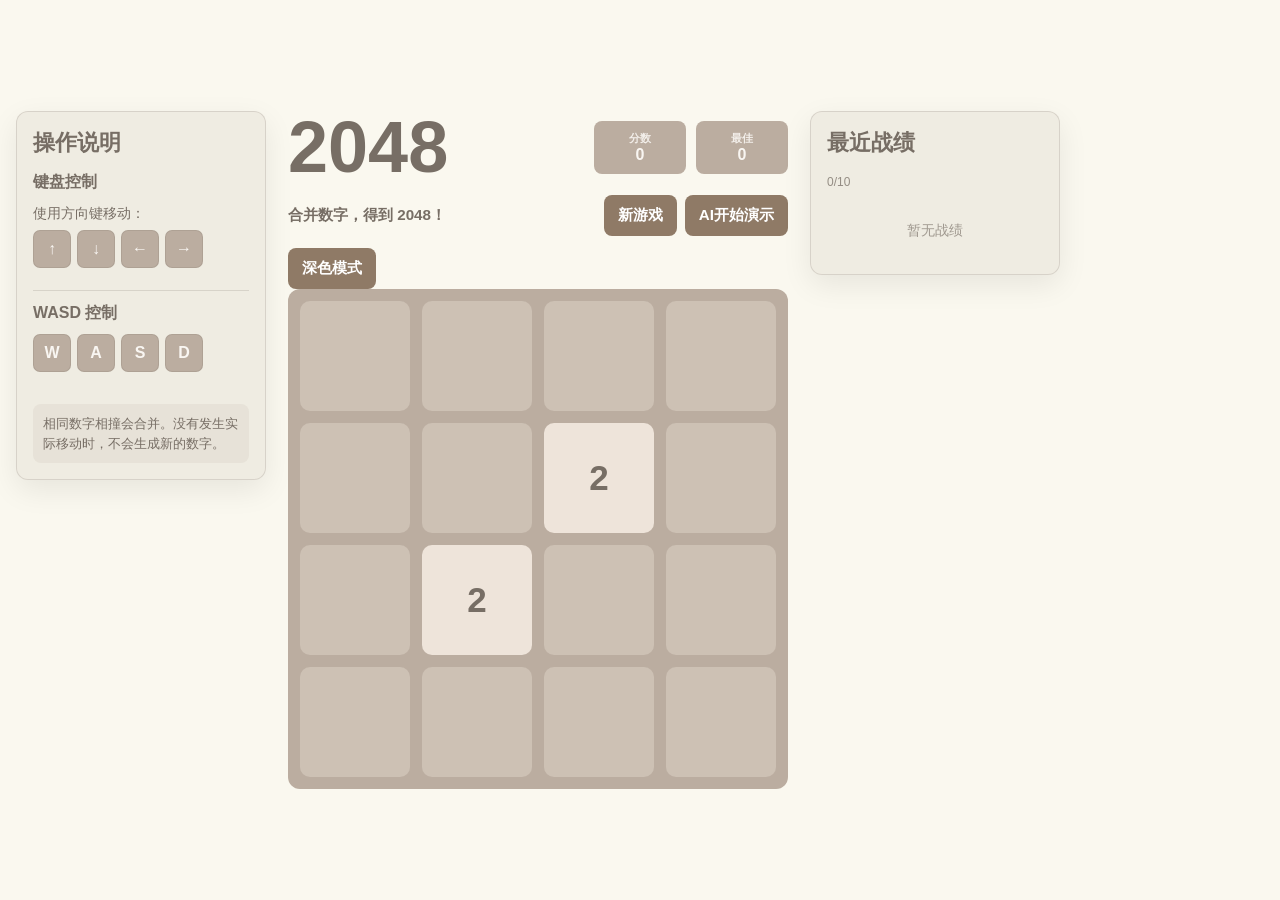
<file: 2048_corner_balanced/index.html>
<!DOCTYPE html>
<html lang="zh-CN">
<head>
  <meta charset="UTF-8" />
  <meta name="viewport" content="width=device-width, initial-scale=1.0" />
  <title>2048 - AI 演示</title>
  <link rel="stylesheet" href="style.css" />
</head>
<body>
  <div class="page-shell">
    <aside class="side-panel left-panel">
      <div class="side-card">
        <h2>操作说明</h2>
        <div class="control-group">
          <div class="control-title">键盘控制</div>
          <p>使用方向键移动：</p>
          <div class="key-row">
            <span class="key">↑</span>
            <span class="key">↓</span>
            <span class="key">←</span>
            <span class="key">→</span>
          </div>
        </div>
        <div class="control-group">
          <div class="control-title">WASD 控制</div>
          <div class="key-row">
            <span class="key">W</span>
            <span class="key">A</span>
            <span class="key">S</span>
            <span class="key">D</span>
          </div>
        </div>
        <div class="control-tip">
          相同数字相撞会合并。没有发生实际移动时，不会生成新的数字。
        </div>
      </div>
    </aside>

    <main class="game-container">
      <header class="top-bar">
        <div><h1>2048</h1></div>
        <div class="score-panel">
          <div class="score-box">
            <span class="label">分数</span>
            <span id="score">0</span>
          </div>
          <div class="score-box">
            <span class="label">最佳</span>
            <span id="best-score">0</span>
          </div>
        </div>
      </header>

      <div class="action-row">
        <p>合并数字，得到 2048！</p>
        <div class="buttons">
          <button id="new-game-btn" type="button">新游戏</button>
          <button id="ai-demo-btn" type="button">AI开始演示</button>
        </div>
      </div>

      <div class="toolbar-row">
        <button id="theme-toggle-btn" type="button">深色模式</button>
      </div>

      <div id="ai-info" class="ai-info hidden">
        <div id="ai-step-text">AI准备中</div>
        <div id="ai-direction-text">…</div>
      </div>

      <div id="board" class="board" aria-label="2048 game board"></div>
      <div id="message" class="message hidden" aria-live="polite"></div>
    </main>

    <aside class="side-panel right-panel">
      <div class="side-card">
        <div class="history-header">
          <h2>最近战绩</h2>
          <span id="history-count" class="history-count">0/10</span>
        </div>
        <div id="history-list" class="history-list">
          <div class="history-empty">暂无战绩</div>
        </div>
        <button id="history-toggle-btn" class="secondary-btn hidden" type="button">查看完整列表</button>
      </div>
    </aside>
  </div>

  <script src="script.js"></script>
</body>
</html>
</file>
<file: 2048_corner_balanced/style.css>
/* 原 2048 配色作为浅色主题，AI/游戏尺寸与布局核心保持不变 */
:root {
  --bg: #faf8ef;
  --panel: #bbada0;
  --cell-empty: #cdc1b4;
  --text: #776e65;
  --text-light: #f9f6f2;
  --tile-2: #eee4da;
  --tile-4: #ede0c8;
  --tile-8: #f2b179;
  --tile-16: #f59563;
  --tile-32: #f67c5f;
  --tile-64: #f65e3b;
  --tile-128: #edcf72;
  --tile-256: #edcc61;
  --tile-512: #edc850;
  --tile-1024: #edc53f;
  --tile-2048: #edc22e;
  --side-bg: rgba(187, 173, 160, 0.16);
  --side-border: rgba(119, 110, 101, 0.20);
  --button-bg: #8f7a66;
  --button-text: #ffffff;
  --shadow: 0 10px 30px rgba(0, 0, 0, 0.08);
}

:root[data-theme="dark"] {
  --bg: #121417;
  --panel: #292e34;
  --cell-empty: #3e454d;
  --text: #e7e9ec;
  --text-light: #ffffff;
  --tile-2: #4e555d;
  --tile-4: #5b5148;
  --tile-8: #b87542;
  --tile-16: #c2613f;
  --tile-32: #bd4b38;
  --tile-64: #ae3927;
  --tile-128: #b79c42;
  --tile-256: #ad9134;
  --tile-512: #a98424;
  --tile-1024: #a97518;
  --tile-2048: #b98011;
  --side-bg: rgba(255, 255, 255, 0.06);
  --side-border: rgba(255, 255, 255, 0.13);
  --button-bg: #59616a;
  --button-text: #ffffff;
  --shadow: 0 12px 32px rgba(0, 0, 0, 0.28);
}

* { box-sizing: border-box; }

body {
  margin: 0;
  min-height: 100vh;
  display: grid;
  place-items: center;
  background: var(--bg);
  font-family: Arial, Helvetica, sans-serif;
  color: var(--text);
  transition: background 0.2s ease, color 0.2s ease;
}

.page-shell {
  width: min(1360px, calc(100vw - 32px));
  display: grid;
  grid-template-columns: 250px 500px 250px;
  gap: 22px;
  align-items: start;
}

.game-container {
  width: 500px;
}

.side-panel {
  width: 250px;
}

.side-card {
  background: var(--side-bg);
  border: 1px solid var(--side-border);
  border-radius: 12px;
  padding: 16px;
  box-shadow: var(--shadow);
  transition: background 0.2s ease, border-color 0.2s ease;
}

.side-card h2 {
  margin: 0 0 14px;
  font-size: 22px;
}

.control-group {
  padding: 12px 0;
  border-top: 1px solid var(--side-border);
}

.control-group:first-of-type {
  border-top: none;
  padding-top: 0;
}

.control-title {
  font-weight: 700;
  margin-bottom: 10px;
}

.control-group p {
  margin: 6px 0;
  font-size: 14px;
  line-height: 1.5;
}

.key-row {
  display: flex;
  gap: 6px;
  margin-bottom: 10px;
}

.key {
  width: 38px;
  height: 38px;
  display: grid;
  place-items: center;
  border-radius: 7px;
  border: 1px solid var(--side-border);
  background: var(--panel);
  color: var(--text-light);
  font-weight: 700;
}

.control-tip {
  margin-top: 10px;
  padding: 10px;
  border-radius: 8px;
  background: var(--side-bg);
  font-size: 13px;
  line-height: 1.5;
}

.top-bar {
  display: flex;
  justify-content: space-between;
  align-items: center;
  margin-bottom: 12px;
}

h1 { margin: 0; font-size: 72px; line-height: 1; }

.score-panel { display: flex; gap: 10px; }

.score-box {
  width: 92px;
  padding: 10px 14px;
  background: var(--panel);
  border-radius: 8px;
  color: var(--text-light);
  display: flex;
  flex-direction: column;
  align-items: center;
  font-weight: 700;
}

.score-box .label {
  font-size: 0.7rem;
  opacity: 0.9;
}

.action-row {
  display: flex;
  justify-content: space-between;
  align-items: center;
  margin-bottom: 12px;
}

.action-row p {
  margin: 0;
  font-size: 0.95rem;
  font-weight: 700;
}

.buttons {
  display: flex;
  gap: 8px;
  flex-wrap: wrap;
  justify-content: flex-end;
}

button {
  border: none;
  border-radius: 8px;
  padding: 10px 14px;
  cursor: pointer;
  background: var(--button-bg);
  color: var(--button-text);
  font-size: 0.95rem;
  font-weight: 700;
  transition: opacity 0.15s ease, transform 0.15s ease, background 0.2s ease;
}

button:hover {
  opacity: 0.92;
}

button:active {
  transform: translateY(1px);
}

button:disabled {
  opacity: 0.6;
  cursor: default;
}

.board {
  width: 500px;
  height: 500px;
  display: grid;
  grid-template-columns: repeat(4, 1fr);
  grid-template-rows: repeat(4, 1fr);
  gap: 12px;
  background: var(--panel);
  padding: 12px;
  border-radius: 12px;
  touch-action: none;
  user-select: none;
}

.cell {
  background: var(--cell-empty);
  border-radius: 10px;
  display: grid;
  place-items: center;
  font-size: 35px;
  font-weight: 700;
}

.cell.empty { color: transparent; }
.cell[data-value="2"] { background: var(--tile-2); }
.cell[data-value="4"] { background: var(--tile-4); }
.cell[data-value="8"] { background: var(--tile-8); color: var(--text-light); }
.cell[data-value="16"] { background: var(--tile-16); color: var(--text-light); }
.cell[data-value="32"] { background: var(--tile-32); color: var(--text-light); }
.cell[data-value="64"] { background: var(--tile-64); color: var(--text-light); }
.cell[data-value="128"] { background: var(--tile-128); color: var(--text-light); font-size: 29px; }
.cell[data-value="256"] { background: var(--tile-256); color: var(--text-light); font-size: 29px; }
.cell[data-value="512"] { background: var(--tile-512); color: var(--text-light); font-size: 29px; }
.cell[data-value="1024"] { background: var(--tile-1024); color: var(--text-light); font-size: 24px; }
.cell[data-value="2048"] { background: var(--tile-2048); color: var(--text-light); font-size: 24px; }

.ai-info {
  width: 500px;
  min-height: 58px;
  margin: 0 0 10px;
  padding: 8px 12px;
  border-radius: 8px;
  background: var(--side-bg);
  border: 1px solid var(--side-border);
  text-align: center;
  font-weight: 700;
}

.ai-info #ai-direction-text {
  font-size: 28px;
  line-height: 1;
  margin-top: 2px;
}

.hidden { display: none !important; }

.message {
  width: 500px;
  margin-top: 12px;
  text-align: center;
  background: var(--side-bg);
  border: 1px solid var(--side-border);
  padding: 10px 12px;
  border-radius: 8px;
  font-weight: 700;
}

.side-heading {
  display: flex;
  align-items: center;
  justify-content: space-between;
  gap: 10px;
}

.side-heading h2 {
  margin-bottom: 0;
}

#history-count {
  font-size: 12px;
  opacity: 0.75;
}

.history-list {
  margin-top: 14px;
  display: grid;
  gap: 8px;
}

.history-empty {
  padding: 18px 8px;
  text-align: center;
  opacity: 0.65;
  font-size: 14px;
}

.history-item {
  padding: 10px;
  border-radius: 9px;
  background: var(--side-bg);
  border: 1px solid var(--side-border);
}

.history-main,
.history-meta {
  display: flex;
  justify-content: space-between;
  align-items: center;
  gap: 8px;
}

.history-main {
  margin-bottom: 6px;
}

.history-meta {
  font-size: 12px;
  opacity: 0.78;
  margin-top: 3px;
}

.history-index {
  font-weight: 700;
  opacity: 0.65;
}

.history-result {
  font-weight: 700;
}

.history-result.success {
  color: #2e9d5b;
}

.history-result.failed {
  color: #d85a4a;
}

.history-result.other {
  color: #b58b2b;
}

.secondary-btn {
  width: 100%;
  margin-top: 12px;
  background: transparent;
  color: var(--text);
  border: 1px solid var(--side-border);
}

@media (max-width: 1100px) {
  .page-shell {
    grid-template-columns: 250px 500px;
    width: 780px;
  }

  .right-panel {
    grid-column: 1 / -1;
    width: 500px;
    justify-self: center;
  }
}

@media (max-width: 800px) {
  body {
    place-items: start center;
    padding: 16px 0 28px;
  }

  .page-shell {
    width: 500px;
    grid-template-columns: 500px;
    gap: 14px;
  }

  .left-panel,
  .right-panel {
    width: 500px;
  }

  .left-panel { order: 2; }
  .game-container { order: 1; }
  .right-panel { order: 3; }
}

@media (max-width: 560px) {
  body {
    padding-left: 10px;
    padding-right: 10px;
  }

  .page-shell,
  .game-container,
  .left-panel,
  .right-panel,
  .board,
  .ai-info,
  .message {
    width: 500px;
    max-width: none;
  }
}
</file>
